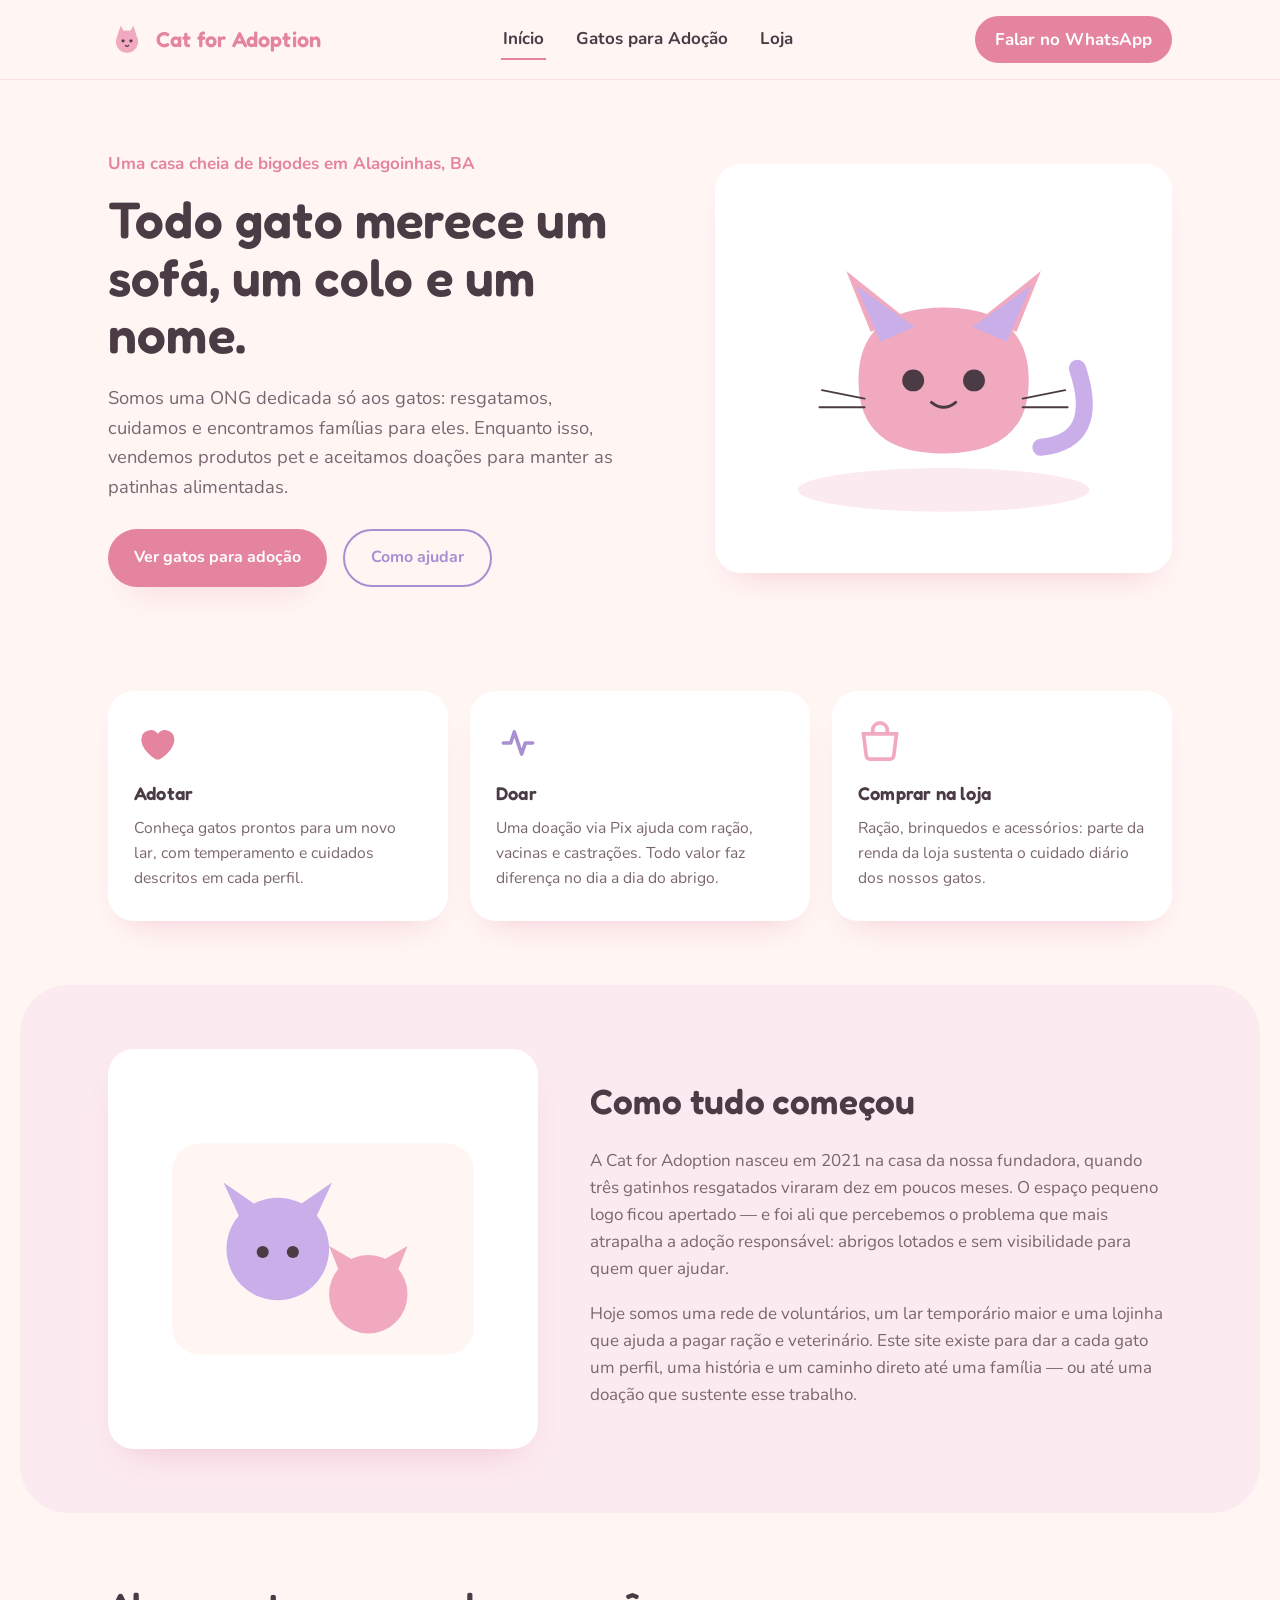
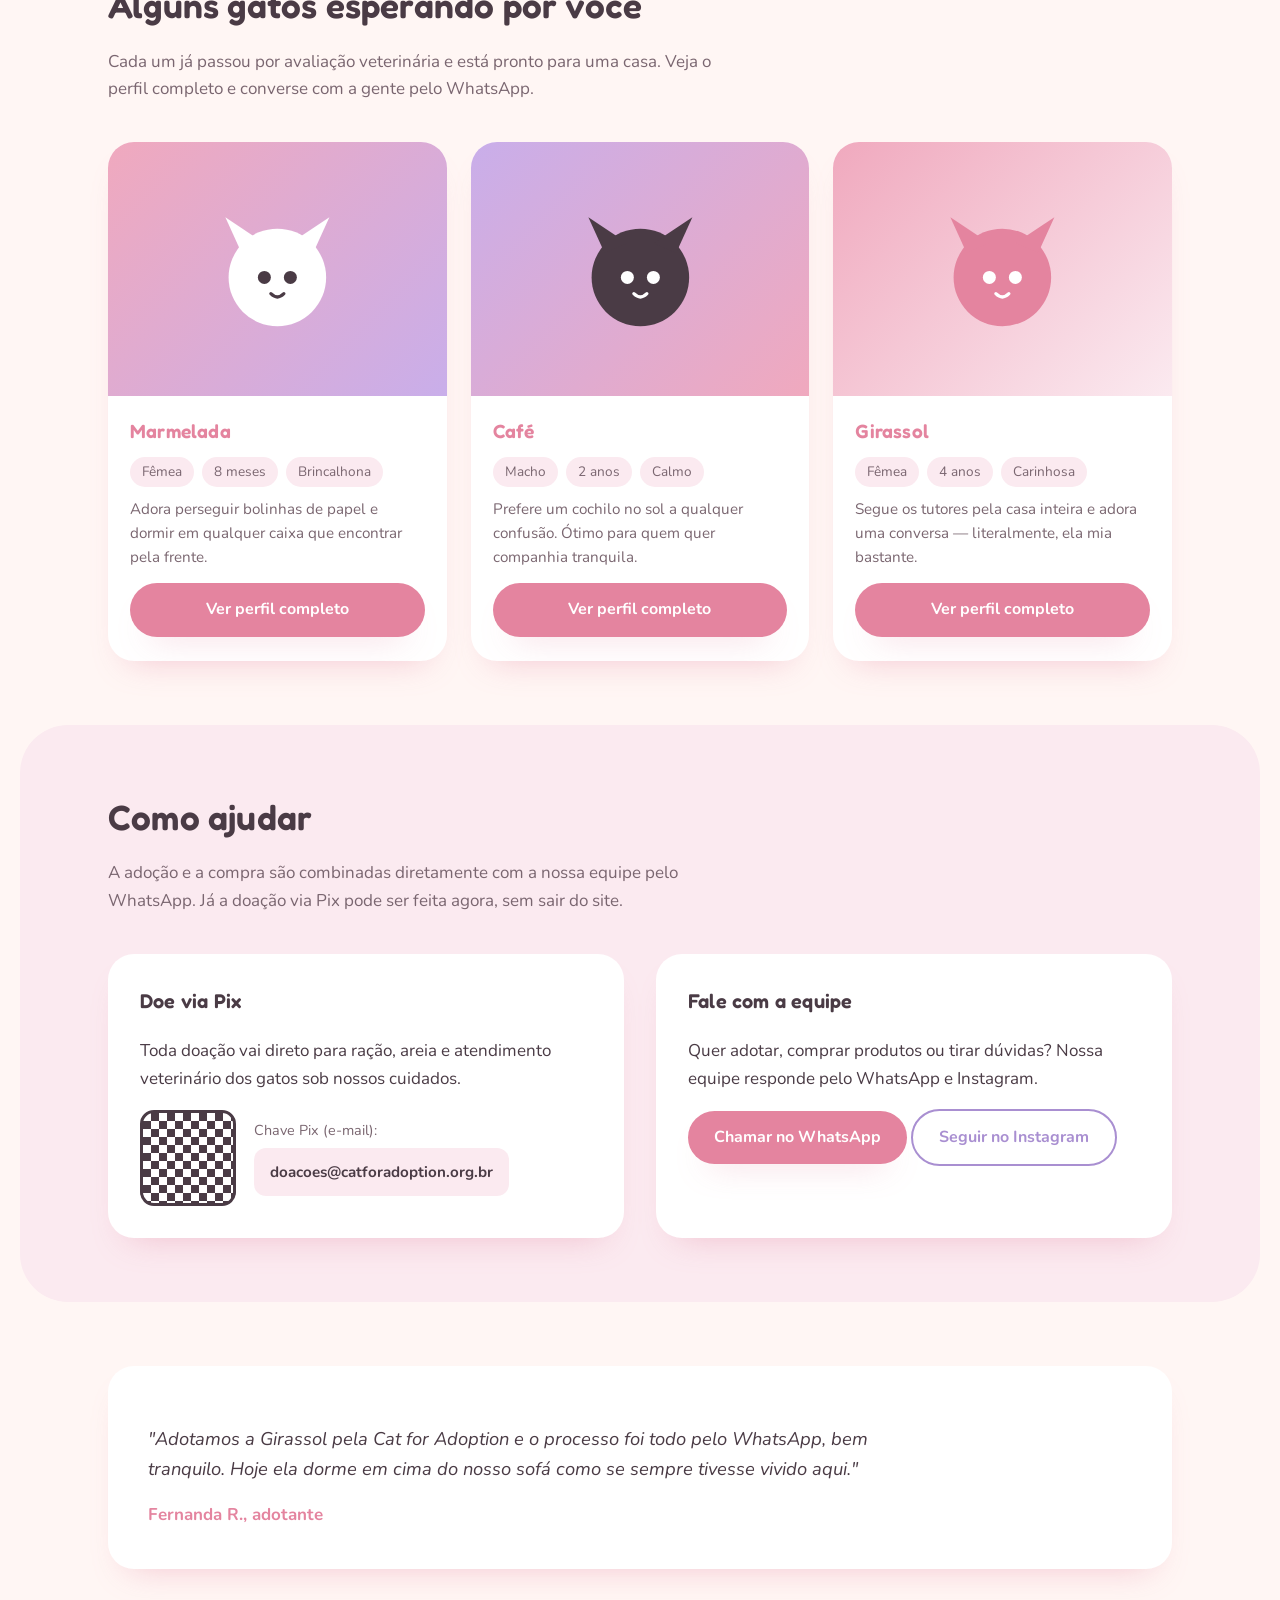
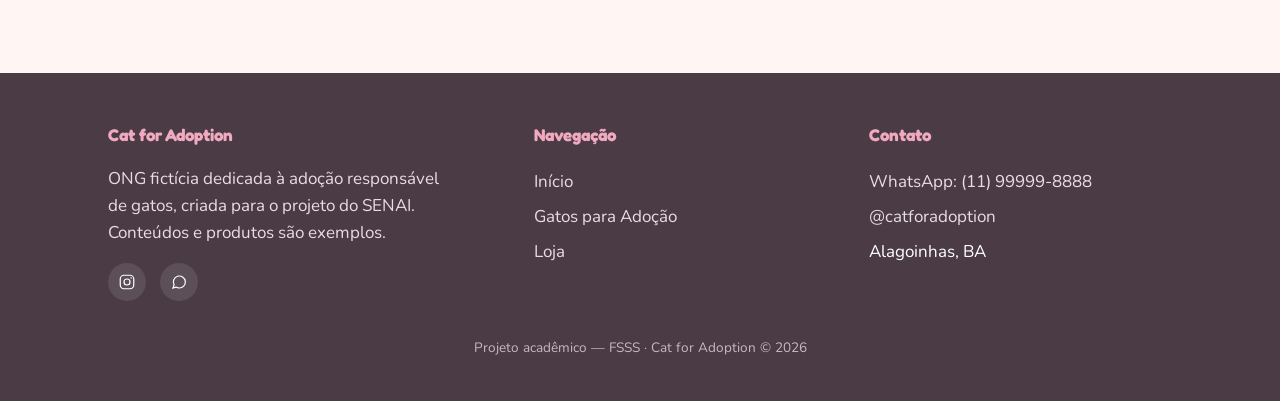
<file: index.html>
<!DOCTYPE html>
<html lang="pt-BR">
<head>
<meta charset="UTF-8">
<meta name="viewport" content="width=device-width, initial-scale=1.0">
<title>Cat for Adoption — Adote, doe e ajude um gato a encontrar um lar</title>
<link rel="stylesheet" href="style.css">
</head>
<body>

<header>
  <nav class="nav">
    <a href="index.html" class="logo">
      <svg viewBox="0 0 48 48" fill="none"><circle cx="24" cy="26" r="14" fill="#F0A9BE"/><path d="M12 18 L16 6 L22 16 Z" fill="#F0A9BE"/><path d="M36 18 L32 6 L26 16 Z" fill="#F0A9BE"/><circle cx="19" cy="25" r="2" fill="#4A3B45"/><circle cx="29" cy="25" r="2" fill="#4A3B45"/><path d="M22 31 Q24 33 26 31" stroke="#4A3B45" stroke-width="1.6" fill="none" stroke-linecap="round"/></svg>
      Cat for Adoption
    </a>
    <input type="checkbox" id="menu-toggle" class="menu-toggle" aria-label="Abrir ou fechar o menu">
    <label for="menu-toggle" class="hamburger" aria-hidden="true"><span></span><span></span><span></span></label>
    <div class="nav-links">
      <a href="index.html" class="active">Início</a>
      <a href="gatos.html">Gatos para Adoção</a>
      <a href="loja.html">Loja</a>
    </div>
    <a class="nav-cta" href="https://wa.me/5511999998888?text=Ol%C3%A1!%20Vim%20pelo%20site%20da%20Cat%20for%20Adoption." target="_blank" rel="noopener">Falar no WhatsApp</a>
  </nav>
</header>

<main>
  <section class="hero">
    <div class="container hero-grid">
      <div>
        <p class="eyebrow-note">Uma casa cheia de bigodes em Alagoinhas, BA</p>
        <h1>Todo gato merece um sofá, um colo e um nome.</h1>
        <p class="lead">Somos uma ONG dedicada só aos gatos: resgatamos, cuidamos e encontramos famílias para eles. Enquanto isso, vendemos produtos pet e aceitamos doações para manter as patinhas alimentadas.</p>
        <div class="hero-actions">
          <a class="btn btn-primary" href="gatos.html">Ver gatos para adoção</a>
          <a class="btn btn-outline" href="#ajudar">Como ajudar</a>
        </div>
      </div>
      <div class="story-art">
        <svg viewBox="0 0 320 280" width="100%">
          <ellipse cx="160" cy="240" rx="120" ry="18" fill="#FBEAF0"/>
          <g>
            <path d="M90 150 Q90 90 160 90 Q230 90 230 150 Q230 210 160 210 Q90 210 90 150 Z" fill="#F0A9BE"/>
            <path d="M100 110 L80 60 L130 100 Z" fill="#F0A9BE"/>
            <path d="M220 110 L240 60 L190 100 Z" fill="#F0A9BE"/>
            <path d="M108 118 L88 72 L136 106 Z" fill="#C9AEEA"/>
            <path d="M212 118 L232 72 L184 106 Z" fill="#C9AEEA"/>
            <circle cx="135" cy="150" r="9" fill="#4A3B45"/>
            <circle cx="185" cy="150" r="9" fill="#4A3B45"/>
            <path d="M150 168 Q160 176 170 168" stroke="#4A3B45" stroke-width="2.4" fill="none" stroke-linecap="round"/>
            <path d="M95 165 L60 158 M95 172 L58 172 M225 165 L260 158 M225 172 L262 172" stroke="#4A3B45" stroke-width="1.6" stroke-linecap="round"/>
          </g>
          <path d="M240 205 Q290 200 270 140" stroke="#C9AEEA" stroke-width="14" fill="none" stroke-linecap="round"/>
        </svg>
      </div>
    </div>
  </section>

  <section>
    <div class="container">
      <div class="pillars">
        <div class="pillar">
          <svg viewBox="0 0 24 24" fill="none"><path d="M12 21s-8-4.6-8-11a5 5 0 019-3 5 5 0 019 3c0 6.4-8 11-8 11z" fill="#E4849F"/></svg>
          <h3>Adotar</h3>
          <p>Conheça gatos prontos para um novo lar, com temperamento e cuidados descritos em cada perfil.</p>
        </div>
        <div class="pillar">
          <svg viewBox="0 0 24 24" fill="none"><path d="M4 12h4l2-6 4 12 2-6h4" stroke="#A98FD1" stroke-width="2" fill="none" stroke-linecap="round" stroke-linejoin="round"/></svg>
          <h3>Doar</h3>
          <p>Uma doação via Pix ajuda com ração, vacinas e castrações. Todo valor faz diferença no dia a dia do abrigo.</p>
        </div>
        <div class="pillar">
          <svg viewBox="0 0 24 24" fill="none"><path d="M3 7h18l-1.5 12a2 2 0 01-2 1.8H6.5a2 2 0 01-2-1.8L3 7z" stroke="#F0A9BE" stroke-width="2" fill="none"/><path d="M8 7V5a4 4 0 018 0v2" stroke="#F0A9BE" stroke-width="2" fill="none"/></svg>
          <h3>Comprar na loja</h3>
          <p>Ração, brinquedos e acessórios: parte da renda da loja sustenta o cuidado diário dos nossos gatos.</p>
        </div>
      </div>
    </div>
  </section>

  <section class="section-alt">
    <div class="container story">
      <div class="story-art">
        <svg viewBox="0 0 240 220" width="100%">
          <rect x="20" y="40" width="200" height="140" rx="18" fill="#FFF6F4"/>
          <circle cx="90" cy="110" r="34" fill="#C9AEEA"/>
          <path d="M66 92 L54 66 L86 88 Z" fill="#C9AEEA"/>
          <path d="M114 92 L126 66 L94 88 Z" fill="#C9AEEA"/>
          <circle cx="80" cy="112" r="4" fill="#4A3B45"/>
          <circle cx="100" cy="112" r="4" fill="#4A3B45"/>
          <circle cx="150" cy="140" r="26" fill="#F0A9BE"/>
          <path d="M132 128 L124 108 L148 122 Z" fill="#F0A9BE"/>
          <path d="M168 128 L176 108 L152 122 Z" fill="#F0A9BE"/>
        </svg>
      </div>
      <div>
        <h2 class="section-title">Como tudo começou</h2>
        <p>A Cat for Adoption nasceu em 2021 na casa da nossa fundadora, quando três gatinhos resgatados viraram dez em poucos meses. O espaço pequeno logo ficou apertado — e foi ali que percebemos o problema que mais atrapalha a adoção responsável: abrigos lotados e sem visibilidade para quem quer ajudar.</p>
        <p>Hoje somos uma rede de voluntários, um lar temporário maior e uma lojinha que ajuda a pagar ração e veterinário. Este site existe para dar a cada gato um perfil, uma história e um caminho direto até uma família — ou até uma doação que sustente esse trabalho.</p>
      </div>
    </div>
  </section>

  <section>
    <div class="container">
      <h2 class="section-title">Alguns gatos esperando por você</h2>
      <p class="section-sub">Cada um já passou por avaliação veterinária e está pronto para uma casa. Veja o perfil completo e converse com a gente pelo WhatsApp.</p>
      <div class="cats-grid">
        <div class="cat-card">
          <div class="cat-photo"><svg viewBox="0 0 100 100"><circle cx="50" cy="55" r="30" fill="#fff"/><path d="M28 40 L18 18 L42 34 Z" fill="#fff"/><path d="M72 40 L82 18 L58 34 Z" fill="#fff"/><circle cx="42" cy="55" r="4" fill="#4A3B45"/><circle cx="58" cy="55" r="4" fill="#4A3B45"/><path d="M46 65 Q50 69 54 65" stroke="#4A3B45" stroke-width="2" fill="none" stroke-linecap="round"/></svg></div>
          <div class="cat-body">
            <h3 class="cat-name">Marmelada</h3>
            <div class="cat-meta"><span class="tag">Fêmea</span><span class="tag">8 meses</span><span class="tag">Brincalhona</span></div>
            <p class="bio">Adora perseguir bolinhas de papel e dormir em qualquer caixa que encontrar pela frente.</p>
            <a class="btn btn-primary" href="gatos.html">Ver perfil completo</a>
          </div>
        </div>
        <div class="cat-card">
          <div class="cat-photo" style="background:linear-gradient(135deg,#C9AEEA,#F0A9BE)"><svg viewBox="0 0 100 100"><circle cx="50" cy="55" r="30" fill="#4A3B45"/><path d="M28 40 L18 18 L42 34 Z" fill="#4A3B45"/><path d="M72 40 L82 18 L58 34 Z" fill="#4A3B45"/><circle cx="42" cy="55" r="4" fill="#fff"/><circle cx="58" cy="55" r="4" fill="#fff"/><path d="M46 65 Q50 69 54 65" stroke="#fff" stroke-width="2" fill="none" stroke-linecap="round"/></svg></div>
          <div class="cat-body">
            <h3 class="cat-name">Café</h3>
            <div class="cat-meta"><span class="tag">Macho</span><span class="tag">2 anos</span><span class="tag">Calmo</span></div>
            <p class="bio">Prefere um cochilo no sol a qualquer confusão. Ótimo para quem quer companhia tranquila.</p>
            <a class="btn btn-primary" href="gatos.html">Ver perfil completo</a>
          </div>
        </div>
        <div class="cat-card">
          <div class="cat-photo" style="background:linear-gradient(135deg,#F0A9BE,#FBEAF0)"><svg viewBox="0 0 100 100"><circle cx="50" cy="55" r="30" fill="#E4849F"/><path d="M28 40 L18 18 L42 34 Z" fill="#E4849F"/><path d="M72 40 L82 18 L58 34 Z" fill="#E4849F"/><circle cx="42" cy="55" r="4" fill="#fff"/><circle cx="58" cy="55" r="4" fill="#fff"/><path d="M46 65 Q50 69 54 65" stroke="#fff" stroke-width="2" fill="none" stroke-linecap="round"/></svg></div>
          <div class="cat-body">
            <h3 class="cat-name">Girassol</h3>
            <div class="cat-meta"><span class="tag">Fêmea</span><span class="tag">4 anos</span><span class="tag">Carinhosa</span></div>
            <p class="bio">Segue os tutores pela casa inteira e adora uma conversa — literalmente, ela mia bastante.</p>
            <a class="btn btn-primary" href="gatos.html">Ver perfil completo</a>
          </div>
        </div>
      </div>
    </div>
  </section>

  <section id="ajudar" class="section-alt">
    <div class="container">
      <h2 class="section-title">Como ajudar</h2>
      <p class="section-sub">A adoção e a compra são combinadas diretamente com a nossa equipe pelo WhatsApp. Já a doação via Pix pode ser feita agora, sem sair do site.</p>
      <div class="help-grid">
        <div class="help-card">
          <h3>Doe via Pix</h3>
          <p>Toda doação vai direto para ração, areia e atendimento veterinário dos gatos sob nossos cuidados.</p>
          <div class="pix-box">
            <div class="qr" aria-hidden="true"></div>
            <div>
              <p style="margin:0 0 6px;color:var(--ink-soft);font-size:.9rem;">Chave Pix (e-mail):</p>
              <div class="pix-key">doacoes@catforadoption.org.br</div>
            </div>
          </div>
        </div>
        <div class="help-card">
          <h3>Fale com a equipe</h3>
          <p>Quer adotar, comprar produtos ou tirar dúvidas? Nossa equipe responde pelo WhatsApp e Instagram.</p>
          <a class="btn btn-primary" href="https://wa.me/5511999998888?text=Ol%C3%A1!%20Vim%20pelo%20site%20da%20Cat%20for%20Adoption." target="_blank" rel="noopener" style="margin-bottom:12px;">Chamar no WhatsApp</a>
          <a class="btn btn-outline" href="https://instagram.com/catforadoption" target="_blank" rel="noopener">Seguir no Instagram</a>
        </div>
      </div>
    </div>
  </section>

  <section>
    <div class="container">
      <div class="testimonial">
        <p>"Adotamos a Girassol pela Cat for Adoption e o processo foi todo pelo WhatsApp, bem tranquilo. Hoje ela dorme em cima do nosso sofá como se sempre tivesse vivido aqui."</p>
        <span class="who">Fernanda R., adotante</span>
      </div>
    </div>
  </section>
</main>

<footer>
  <div class="container footer-grid">
    <div>
      <h4>Cat for Adoption</h4>
      <p style="color:#e9dde2;max-width:34ch;">ONG fictícia dedicada à adoção responsável de gatos, criada para o projeto do SENAI. Conteúdos e produtos são exemplos.</p>
      <div class="social-row">
        <a href="https://instagram.com/catforadoption" target="_blank" rel="noopener" aria-label="Instagram"><svg viewBox="0 0 24 24" fill="none"><rect x="3" y="3" width="18" height="18" rx="5" stroke="#fff" stroke-width="1.6"/><circle cx="12" cy="12" r="4" stroke="#fff" stroke-width="1.6"/><circle cx="17.5" cy="6.5" r="1" fill="#fff"/></svg></a>
        <a href="https://wa.me/5511999998888" target="_blank" rel="noopener" aria-label="WhatsApp"><svg viewBox="0 0 24 24" fill="none"><path d="M4 20l1.4-4.2A8 8 0 1112 20a8 8 0 01-4.2-1.2L4 20z" stroke="#fff" stroke-width="1.6"/></svg></a>
      </div>
    </div>
    <div class="footer-links">
      <h4>Navegação</h4>
      <a href="index.html">Início</a>
      <a href="gatos.html">Gatos para Adoção</a>
      <a href="loja.html">Loja</a>
    </div>
    <div class="footer-links">
      <h4>Contato</h4>
      <a href="https://wa.me/5511999998888" target="_blank" rel="noopener">WhatsApp: (11) 99999-8888</a>
      <a href="https://instagram.com/catforadoption" target="_blank" rel="noopener">@catforadoption</a>
      <span>Alagoinhas, BA</span>
    </div>
  </div>
  <p class="footer-bottom">Projeto acadêmico — FSSS · Cat for Adoption © 2026</p>
</footer>

</body>
</html>
</file>
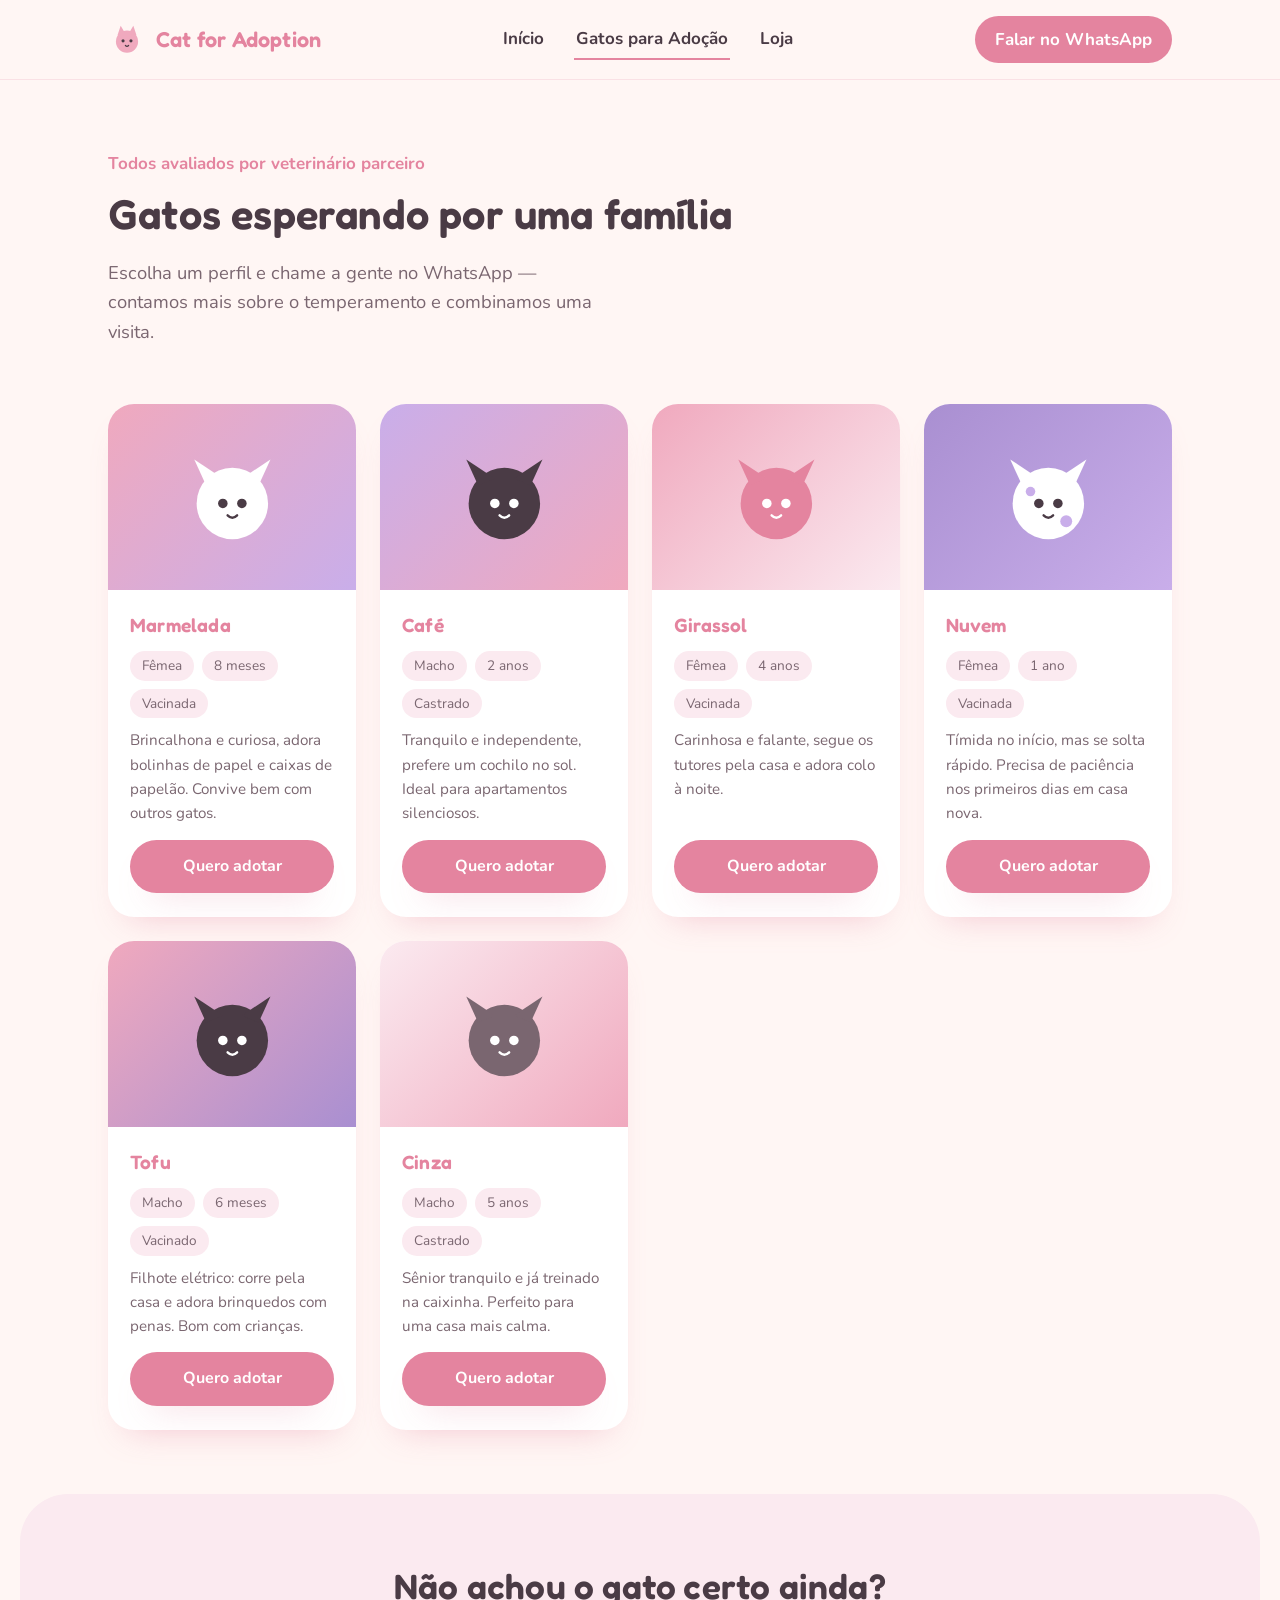
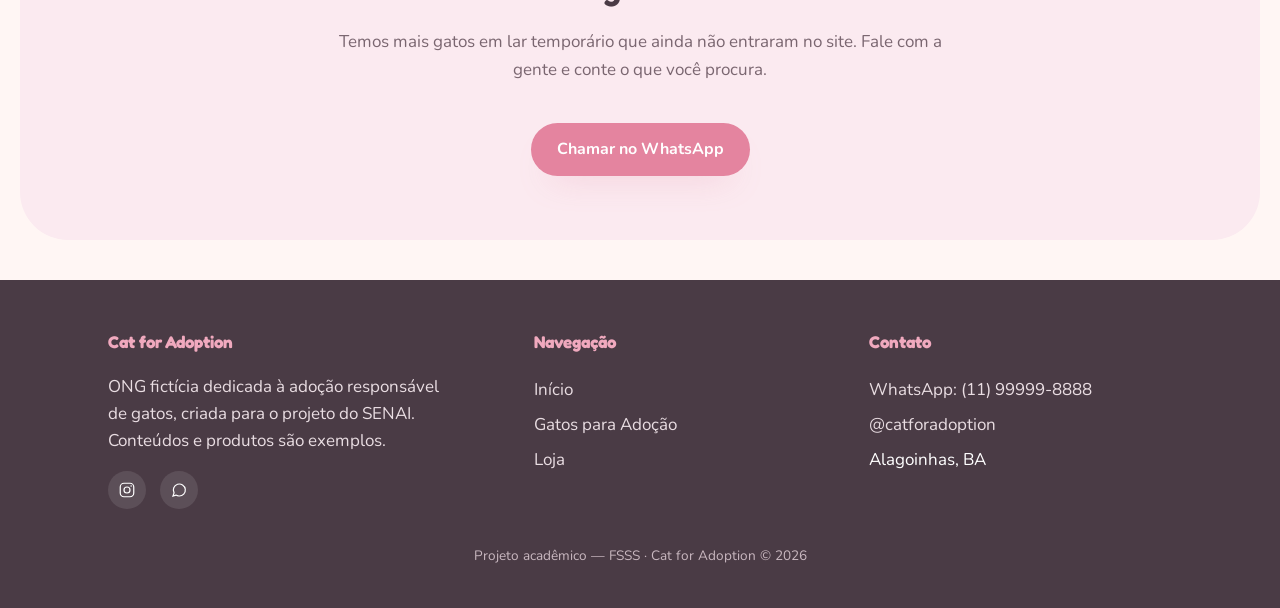
<file: gatos.html>
<!DOCTYPE html>
<html lang="pt-BR">
<head>
<meta charset="UTF-8">
<meta name="viewport" content="width=device-width, initial-scale=1.0">
<title>Gatos para Adoção — Cat for Adoption</title>
<link rel="stylesheet" href="style.css">
</head>
<body>

<header>
  <nav class="nav">
    <a href="index.html" class="logo">
      <svg viewBox="0 0 48 48" fill="none"><circle cx="24" cy="26" r="14" fill="#F0A9BE"/><path d="M12 18 L16 6 L22 16 Z" fill="#F0A9BE"/><path d="M36 18 L32 6 L26 16 Z" fill="#F0A9BE"/><circle cx="19" cy="25" r="2" fill="#4A3B45"/><circle cx="29" cy="25" r="2" fill="#4A3B45"/><path d="M22 31 Q24 33 26 31" stroke="#4A3B45" stroke-width="1.6" fill="none" stroke-linecap="round"/></svg>
      Cat for Adoption
    </a>
    <input type="checkbox" id="menu-toggle" class="menu-toggle" aria-label="Abrir ou fechar o menu">
    <label for="menu-toggle" class="hamburger" aria-hidden="true"><span></span><span></span><span></span></label>
    <div class="nav-links">
      <a href="index.html">Início</a>
      <a href="gatos.html" class="active">Gatos para Adoção</a>
      <a href="loja.html">Loja</a>
    </div>
    <a class="nav-cta" href="https://wa.me/5511999998888?text=Ol%C3%A1!%20Vim%20pelo%20site%20da%20Cat%20for%20Adoption." target="_blank" rel="noopener">Falar no WhatsApp</a>
  </nav>
</header>

<main>
  <section class="hero" style="padding-bottom:10px;">
    <div class="container">
      <p class="eyebrow-note">Todos avaliados por veterinário parceiro</p>
      <h1 style="font-size:clamp(1.9rem,3.6vw,2.6rem);">Gatos esperando por uma família</h1>
      <p class="lead">Escolha um perfil e chame a gente no WhatsApp — contamos mais sobre o temperamento e combinamos uma visita.</p>
    </div>
  </section>

  <section style="padding-top:20px;">
    <div class="container">
      <div class="cats-grid">

        <div class="cat-card">
          <div class="cat-photo"><svg viewBox="0 0 100 100"><circle cx="50" cy="55" r="30" fill="#fff"/><path d="M28 40 L18 18 L42 34 Z" fill="#fff"/><path d="M72 40 L82 18 L58 34 Z" fill="#fff"/><circle cx="42" cy="55" r="4" fill="#4A3B45"/><circle cx="58" cy="55" r="4" fill="#4A3B45"/><path d="M46 65 Q50 69 54 65" stroke="#4A3B45" stroke-width="2" fill="none" stroke-linecap="round"/></svg></div>
          <div class="cat-body">
            <h3 class="cat-name">Marmelada</h3>
            <div class="cat-meta"><span class="tag">Fêmea</span><span class="tag">8 meses</span><span class="tag">Vacinada</span></div>
            <p class="bio">Brincalhona e curiosa, adora bolinhas de papel e caixas de papelão. Convive bem com outros gatos.</p>
            <a class="btn btn-primary" href="https://wa.me/5511999998888?text=Ol%C3%A1!%20Quero%20saber%20mais%20sobre%20a%20ado%C3%A7%C3%A3o%20da%20Marmelada." target="_blank" rel="noopener">Quero adotar</a>
          </div>
        </div>

        <div class="cat-card">
          <div class="cat-photo" style="background:linear-gradient(135deg,#C9AEEA,#F0A9BE)"><svg viewBox="0 0 100 100"><circle cx="50" cy="55" r="30" fill="#4A3B45"/><path d="M28 40 L18 18 L42 34 Z" fill="#4A3B45"/><path d="M72 40 L82 18 L58 34 Z" fill="#4A3B45"/><circle cx="42" cy="55" r="4" fill="#fff"/><circle cx="58" cy="55" r="4" fill="#fff"/><path d="M46 65 Q50 69 54 65" stroke="#fff" stroke-width="2" fill="none" stroke-linecap="round"/></svg></div>
          <div class="cat-body">
            <h3 class="cat-name">Café</h3>
            <div class="cat-meta"><span class="tag">Macho</span><span class="tag">2 anos</span><span class="tag">Castrado</span></div>
            <p class="bio">Tranquilo e independente, prefere um cochilo no sol. Ideal para apartamentos silenciosos.</p>
            <a class="btn btn-primary" href="https://wa.me/5511999998888?text=Ol%C3%A1!%20Quero%20saber%20mais%20sobre%20a%20ado%C3%A7%C3%A3o%20do%20Caf%C3%A9." target="_blank" rel="noopener">Quero adotar</a>
          </div>
        </div>

        <div class="cat-card">
          <div class="cat-photo" style="background:linear-gradient(135deg,#F0A9BE,#FBEAF0)"><svg viewBox="0 0 100 100"><circle cx="50" cy="55" r="30" fill="#E4849F"/><path d="M28 40 L18 18 L42 34 Z" fill="#E4849F"/><path d="M72 40 L82 18 L58 34 Z" fill="#E4849F"/><circle cx="42" cy="55" r="4" fill="#fff"/><circle cx="58" cy="55" r="4" fill="#fff"/><path d="M46 65 Q50 69 54 65" stroke="#fff" stroke-width="2" fill="none" stroke-linecap="round"/></svg></div>
          <div class="cat-body">
            <h3 class="cat-name">Girassol</h3>
            <div class="cat-meta"><span class="tag">Fêmea</span><span class="tag">4 anos</span><span class="tag">Vacinada</span></div>
            <p class="bio">Carinhosa e falante, segue os tutores pela casa e adora colo à noite.</p>
            <a class="btn btn-primary" href="https://wa.me/5511999998888?text=Ol%C3%A1!%20Quero%20saber%20mais%20sobre%20a%20ado%C3%A7%C3%A3o%20da%20Girassol." target="_blank" rel="noopener">Quero adotar</a>
          </div>
        </div>

        <div class="cat-card">
          <div class="cat-photo" style="background:linear-gradient(135deg,#A98FD1,#C9AEEA)"><svg viewBox="0 0 100 100"><circle cx="50" cy="55" r="30" fill="#fff"/><path d="M28 40 L18 18 L42 34 Z" fill="#fff"/><path d="M72 40 L82 18 L58 34 Z" fill="#fff"/><circle cx="42" cy="55" r="4" fill="#4A3B45"/><circle cx="58" cy="55" r="4" fill="#4A3B45"/><path d="M46 65 Q50 69 54 65" stroke="#4A3B45" stroke-width="2" fill="none" stroke-linecap="round"/><circle cx="35" cy="45" r="4" fill="#C9AEEA"/><circle cx="65" cy="70" r="5" fill="#C9AEEA"/></svg></div>
          <div class="cat-body">
            <h3 class="cat-name">Nuvem</h3>
            <div class="cat-meta"><span class="tag">Fêmea</span><span class="tag">1 ano</span><span class="tag">Vacinada</span></div>
            <p class="bio">Tímida no início, mas se solta rápido. Precisa de paciência nos primeiros dias em casa nova.</p>
            <a class="btn btn-primary" href="https://wa.me/5511999998888?text=Ol%C3%A1!%20Quero%20saber%20mais%20sobre%20a%20ado%C3%A7%C3%A3o%20da%20Nuvem." target="_blank" rel="noopener">Quero adotar</a>
          </div>
        </div>

        <div class="cat-card">
          <div class="cat-photo" style="background:linear-gradient(135deg,#F0A9BE,#A98FD1)"><svg viewBox="0 0 100 100"><circle cx="50" cy="55" r="30" fill="#4A3B45"/><path d="M28 40 L18 18 L42 34 Z" fill="#4A3B45"/><path d="M72 40 L82 18 L58 34 Z" fill="#4A3B45"/><circle cx="42" cy="55" r="4" fill="#fff"/><circle cx="58" cy="55" r="4" fill="#fff"/><path d="M46 65 Q50 69 54 65" stroke="#fff" stroke-width="2" fill="none" stroke-linecap="round"/><path d="M20 30 L80 80 M80 30 L20 80" stroke="#fff" stroke-width="1" opacity="0"/></svg></div>
          <div class="cat-body">
            <h3 class="cat-name">Tofu</h3>
            <div class="cat-meta"><span class="tag">Macho</span><span class="tag">6 meses</span><span class="tag">Vacinado</span></div>
            <p class="bio">Filhote elétrico: corre pela casa e adora brinquedos com penas. Bom com crianças.</p>
            <a class="btn btn-primary" href="https://wa.me/5511999998888?text=Ol%C3%A1!%20Quero%20saber%20mais%20sobre%20a%20ado%C3%A7%C3%A3o%20do%20Tofu." target="_blank" rel="noopener">Quero adotar</a>
          </div>
        </div>

        <div class="cat-card">
          <div class="cat-photo" style="background:linear-gradient(135deg,#FBEAF0,#F0A9BE)"><svg viewBox="0 0 100 100"><circle cx="50" cy="55" r="30" fill="#7A6670"/><path d="M28 40 L18 18 L42 34 Z" fill="#7A6670"/><path d="M72 40 L82 18 L58 34 Z" fill="#7A6670"/><circle cx="42" cy="55" r="4" fill="#fff"/><circle cx="58" cy="55" r="4" fill="#fff"/><path d="M46 65 Q50 69 54 65" stroke="#fff" stroke-width="2" fill="none" stroke-linecap="round"/></svg></div>
          <div class="cat-body">
            <h3 class="cat-name">Cinza</h3>
            <div class="cat-meta"><span class="tag">Macho</span><span class="tag">5 anos</span><span class="tag">Castrado</span></div>
            <p class="bio">Sênior tranquilo e já treinado na caixinha. Perfeito para uma casa mais calma.</p>
            <a class="btn btn-primary" href="https://wa.me/5511999998888?text=Ol%C3%A1!%20Quero%20saber%20mais%20sobre%20a%20ado%C3%A7%C3%A3o%20do%20Cinza." target="_blank" rel="noopener">Quero adotar</a>
          </div>
        </div>

      </div>
    </div>
  </section>

  <section class="section-alt">
    <div class="container" style="text-align:center;">
      <h2 class="section-title">Não achou o gato certo ainda?</h2>
      <p class="section-sub" style="margin-left:auto;margin-right:auto;">Temos mais gatos em lar temporário que ainda não entraram no site. Fale com a gente e conte o que você procura.</p>
      <a class="btn btn-primary" href="https://wa.me/5511999998888?text=Ol%C3%A1!%20Estou%20procurando%20um%20gato%20para%20adotar%2C%20podem%20me%20ajudar%3F" target="_blank" rel="noopener">Chamar no WhatsApp</a>
    </div>
  </section>
</main>

<footer>
  <div class="container footer-grid">
    <div>
      <h4>Cat for Adoption</h4>
      <p style="color:#e9dde2;max-width:34ch;">ONG fictícia dedicada à adoção responsável de gatos, criada para o projeto do SENAI. Conteúdos e produtos são exemplos.</p>
      <div class="social-row">
        <a href="https://instagram.com/catforadoption" target="_blank" rel="noopener" aria-label="Instagram"><svg viewBox="0 0 24 24" fill="none"><rect x="3" y="3" width="18" height="18" rx="5" stroke="#fff" stroke-width="1.6"/><circle cx="12" cy="12" r="4" stroke="#fff" stroke-width="1.6"/><circle cx="17.5" cy="6.5" r="1" fill="#fff"/></svg></a>
        <a href="https://wa.me/5511999998888" target="_blank" rel="noopener" aria-label="WhatsApp"><svg viewBox="0 0 24 24" fill="none"><path d="M4 20l1.4-4.2A8 8 0 1112 20a8 8 0 01-4.2-1.2L4 20z" stroke="#fff" stroke-width="1.6"/></svg></a>
      </div>
    </div>
    <div class="footer-links">
      <h4>Navegação</h4>
      <a href="index.html">Início</a>
      <a href="gatos.html">Gatos para Adoção</a>
      <a href="loja.html">Loja</a>
    </div>
    <div class="footer-links">
      <h4>Contato</h4>
      <a href="https://wa.me/5511999998888" target="_blank" rel="noopener">WhatsApp: (11) 99999-8888</a>
      <a href="https://instagram.com/catforadoption" target="_blank" rel="noopener">@catforadoption</a>
      <span>Alagoinhas, BA</span>
    </div>
  </div>
  <p class="footer-bottom">Projeto acadêmico — FSSS · Cat for Adoption © 2026</p>
</footer>

</body>
</html>
</file>
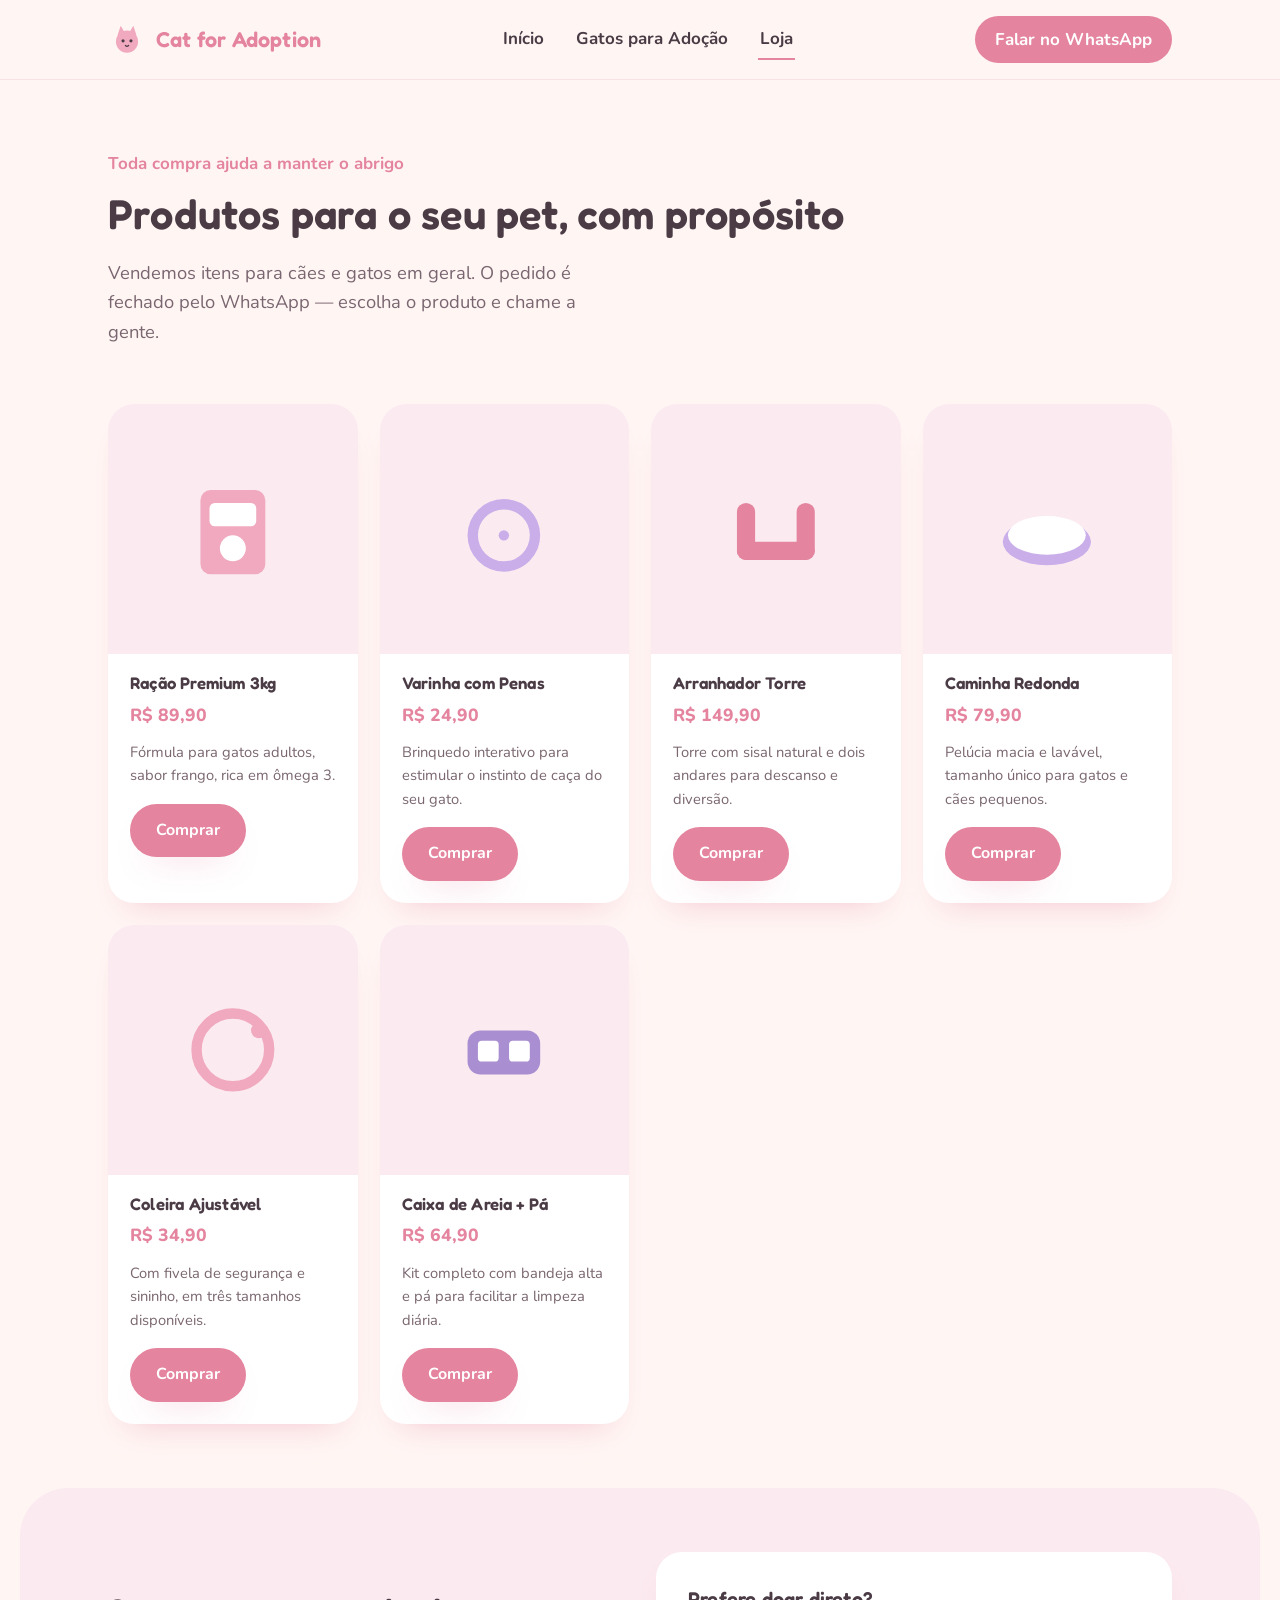
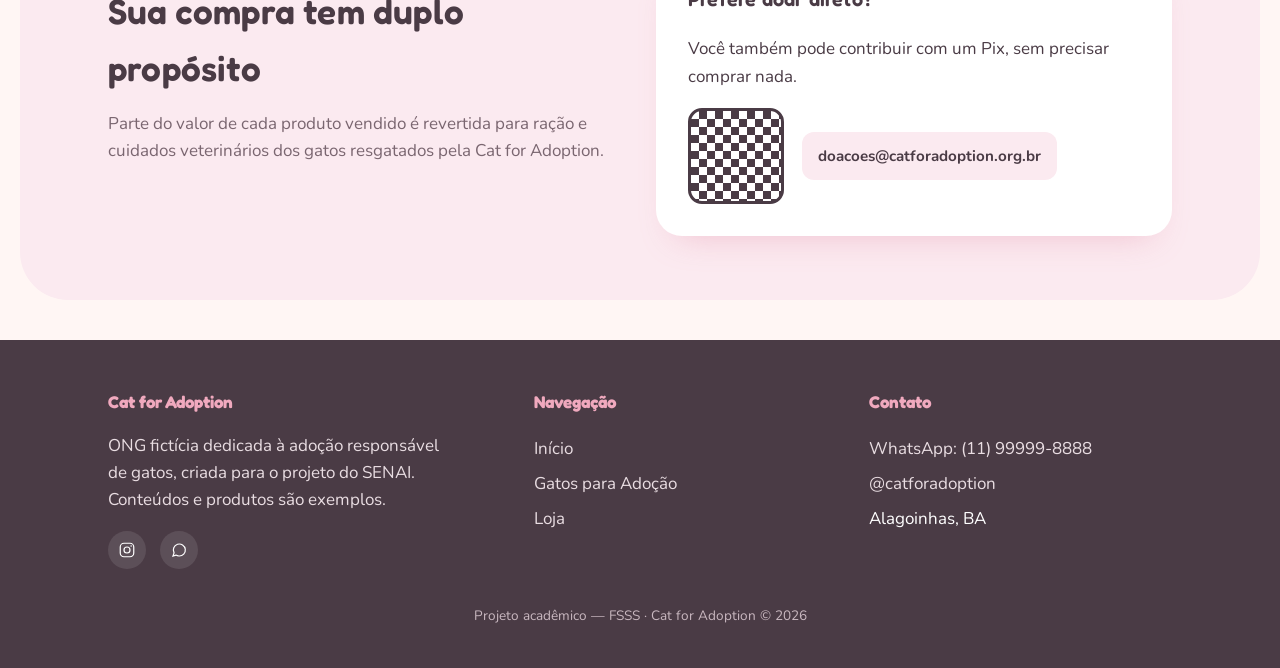
<file: loja.html>
<!DOCTYPE html>
<html lang="pt-BR">
<head>
<meta charset="UTF-8">
<meta name="viewport" content="width=device-width, initial-scale=1.0">
<title>Loja — Cat for Adoption</title>
<link rel="stylesheet" href="style.css">
</head>
<body>

<header>
  <nav class="nav">
    <a href="index.html" class="logo">
      <svg viewBox="0 0 48 48" fill="none"><circle cx="24" cy="26" r="14" fill="#F0A9BE"/><path d="M12 18 L16 6 L22 16 Z" fill="#F0A9BE"/><path d="M36 18 L32 6 L26 16 Z" fill="#F0A9BE"/><circle cx="19" cy="25" r="2" fill="#4A3B45"/><circle cx="29" cy="25" r="2" fill="#4A3B45"/><path d="M22 31 Q24 33 26 31" stroke="#4A3B45" stroke-width="1.6" fill="none" stroke-linecap="round"/></svg>
      Cat for Adoption
    </a>
    <input type="checkbox" id="menu-toggle" class="menu-toggle" aria-label="Abrir ou fechar o menu">
    <label for="menu-toggle" class="hamburger" aria-hidden="true"><span></span><span></span><span></span></label>
    <div class="nav-links">
      <a href="index.html">Início</a>
      <a href="gatos.html">Gatos para Adoção</a>
      <a href="loja.html" class="active">Loja</a>
    </div>
    <a class="nav-cta" href="https://wa.me/5511999998888?text=Ol%C3%A1!%20Vim%20pelo%20site%20da%20Cat%20for%20Adoption." target="_blank" rel="noopener">Falar no WhatsApp</a>
  </nav>
</header>

<main>
  <section class="hero" style="padding-bottom:10px;">
    <div class="container">
      <p class="eyebrow-note">Toda compra ajuda a manter o abrigo</p>
      <h1 style="font-size:clamp(1.9rem,3.6vw,2.6rem);">Produtos para o seu pet, com propósito</h1>
      <p class="lead">Vendemos itens para cães e gatos em geral. O pedido é fechado pelo WhatsApp — escolha o produto e chame a gente.</p>
    </div>
  </section>

  <section style="padding-top:20px;">
    <div class="container">
      <div class="products-grid">

        <div class="product-card">
          <div class="product-photo"><svg viewBox="0 0 100 100"><rect x="25" y="20" width="50" height="65" rx="8" fill="#F0A9BE"/><rect x="32" y="30" width="36" height="18" rx="4" fill="#fff"/><circle cx="50" cy="65" r="10" fill="#fff"/></svg></div>
          <h3>Ração Premium 3kg</h3>
          <p class="price">R$ 89,90</p>
          <p class="desc">Fórmula para gatos adultos, sabor frango, rica em ômega 3.</p>
          <a class="btn btn-primary" href="https://wa.me/5511999998888?text=Ol%C3%A1!%20Quero%20comprar%20a%20Ra%C3%A7%C3%A3o%20Premium%203kg." target="_blank" rel="noopener">Comprar</a>
        </div>

        <div class="product-card">
          <div class="product-photo"><svg viewBox="0 0 100 100"><circle cx="50" cy="55" r="24" fill="none" stroke="#C9AEEA" stroke-width="8"/><circle cx="50" cy="55" r="4" fill="#C9AEEA"/></svg></div>
          <h3>Varinha com Penas</h3>
          <p class="price">R$ 24,90</p>
          <p class="desc">Brinquedo interativo para estimular o instinto de caça do seu gato.</p>
          <a class="btn btn-primary" href="https://wa.me/5511999998888?text=Ol%C3%A1!%20Quero%20comprar%20a%20Varinha%20com%20Penas." target="_blank" rel="noopener">Comprar</a>
        </div>

        <div class="product-card">
          <div class="product-photo"><svg viewBox="0 0 100 100"><rect x="20" y="60" width="60" height="14" rx="7" fill="#E4849F"/><rect x="20" y="30" width="14" height="44" rx="7" fill="#E4849F"/><rect x="66" y="30" width="14" height="44" rx="7" fill="#E4849F"/></svg></div>
          <h3>Arranhador Torre</h3>
          <p class="price">R$ 149,90</p>
          <p class="desc">Torre com sisal natural e dois andares para descanso e diversão.</p>
          <a class="btn btn-primary" href="https://wa.me/5511999998888?text=Ol%C3%A1!%20Quero%20comprar%20o%20Arranhador%20Torre." target="_blank" rel="noopener">Comprar</a>
        </div>

        <div class="product-card">
          <div class="product-photo"><svg viewBox="0 0 100 100"><ellipse cx="50" cy="60" rx="34" ry="18" fill="#C9AEEA"/><ellipse cx="50" cy="55" rx="30" ry="15" fill="#fff"/></svg></div>
          <h3>Caminha Redonda</h3>
          <p class="price">R$ 79,90</p>
          <p class="desc">Pelúcia macia e lavável, tamanho único para gatos e cães pequenos.</p>
          <a class="btn btn-primary" href="https://wa.me/5511999998888?text=Ol%C3%A1!%20Quero%20comprar%20a%20Caminha%20Redonda." target="_blank" rel="noopener">Comprar</a>
        </div>

        <div class="product-card">
          <div class="product-photo"><svg viewBox="0 0 100 100"><circle cx="50" cy="50" r="28" fill="none" stroke="#F0A9BE" stroke-width="8"/><circle cx="70" cy="35" r="6" fill="#F0A9BE"/></svg></div>
          <h3>Coleira Ajustável</h3>
          <p class="price">R$ 34,90</p>
          <p class="desc">Com fivela de segurança e sininho, em três tamanhos disponíveis.</p>
          <a class="btn btn-primary" href="https://wa.me/5511999998888?text=Ol%C3%A1!%20Quero%20comprar%20a%20Coleira%20Ajust%C3%A1vel." target="_blank" rel="noopener">Comprar</a>
        </div>

        <div class="product-card">
          <div class="product-photo"><svg viewBox="0 0 100 100"><rect x="22" y="35" width="56" height="34" rx="10" fill="#A98FD1"/><rect x="30" y="43" width="16" height="16" rx="3" fill="#fff"/><rect x="54" y="43" width="16" height="16" rx="3" fill="#fff"/></svg></div>
          <h3>Caixa de Areia + Pá</h3>
          <p class="price">R$ 64,90</p>
          <p class="desc">Kit completo com bandeja alta e pá para facilitar a limpeza diária.</p>
          <a class="btn btn-primary" href="https://wa.me/5511999998888?text=Ol%C3%A1!%20Quero%20comprar%20a%20Caixa%20de%20Areia%20%2B%20P%C3%A1." target="_blank" rel="noopener">Comprar</a>
        </div>

      </div>
    </div>
  </section>

  <section class="section-alt">
    <div class="container help-grid" style="align-items:center;">
      <div>
        <h2 class="section-title">Sua compra tem duplo propósito</h2>
        <p class="section-sub">Parte do valor de cada produto vendido é revertida para ração e cuidados veterinários dos gatos resgatados pela Cat for Adoption.</p>
      </div>
      <div class="help-card">
        <h3>Prefere doar direto?</h3>
        <p>Você também pode contribuir com um Pix, sem precisar comprar nada.</p>
        <div class="pix-box">
          <div class="qr" aria-hidden="true"></div>
          <div class="pix-key">doacoes@catforadoption.org.br</div>
        </div>
      </div>
    </div>
  </section>
</main>

<footer>
  <div class="container footer-grid">
    <div>
      <h4>Cat for Adoption</h4>
      <p style="color:#e9dde2;max-width:34ch;">ONG fictícia dedicada à adoção responsável de gatos, criada para o projeto do SENAI. Conteúdos e produtos são exemplos.</p>
      <div class="social-row">
        <a href="https://instagram.com/catforadoption" target="_blank" rel="noopener" aria-label="Instagram"><svg viewBox="0 0 24 24" fill="none"><rect x="3" y="3" width="18" height="18" rx="5" stroke="#fff" stroke-width="1.6"/><circle cx="12" cy="12" r="4" stroke="#fff" stroke-width="1.6"/><circle cx="17.5" cy="6.5" r="1" fill="#fff"/></svg></a>
        <a href="https://wa.me/5511999998888" target="_blank" rel="noopener" aria-label="WhatsApp"><svg viewBox="0 0 24 24" fill="none"><path d="M4 20l1.4-4.2A8 8 0 1112 20a8 8 0 01-4.2-1.2L4 20z" stroke="#fff" stroke-width="1.6"/></svg></a>
      </div>
    </div>
    <div class="footer-links">
      <h4>Navegação</h4>
      <a href="index.html">Início</a>
      <a href="gatos.html">Gatos para Adoção</a>
      <a href="loja.html">Loja</a>
    </div>
    <div class="footer-links">
      <h4>Contato</h4>
      <a href="https://wa.me/5511999998888" target="_blank" rel="noopener">WhatsApp: (11) 99999-8888</a>
      <a href="https://instagram.com/catforadoption" target="_blank" rel="noopener">@catforadoption</a>
      <span>Alagoinhas, BA</span>
    </div>
  </div>
  <p class="footer-bottom">Projeto acadêmico — FSSS · Cat for Adoption © 2026</p>
</footer>

</body>
</html>
</file>
<file: style.css>
@import url('https://fonts.googleapis.com/css2?family=Fredoka:wght@500;600;700&family=Nunito:wght@400;600;700&display=swap');

:root{
  --bg:#FFF6F4;
  --bg-alt:#FBEAF0;
  --pink:#F0A9BE;
  --pink-deep:#E4849F;
  --lilac:#C9AEEA;
  --lilac-deep:#A98FD1;
  --ink:#4A3B45;
  --ink-soft:#7A6670;
  --card:#FFFFFF;
  --radius:26px;
  --radius-sm:14px;
  --shadow: 0 18px 34px -20px rgba(228,132,159,0.45);
}

*{box-sizing:border-box;}
html{scroll-behavior:smooth;}
body{
  margin:0;
  background:var(--bg);
  color:var(--ink);
  font-family:'Nunito',sans-serif;
  font-size:17px;
  line-height:1.6;
}
h1,h2,h3,.logo{font-family:'Fredoka',sans-serif;font-weight:600;letter-spacing:.2px;}
a{color:inherit;text-decoration:none;}
img,svg{display:block;max-width:100%;}
.container{max-width:1120px;margin:0 auto;padding:0 28px;}

/* Header */
header{
  position:sticky;top:0;z-index:20;
  background:rgba(255,246,244,0.92);
  backdrop-filter:blur(6px);
  border-bottom:1px solid rgba(228,132,159,0.18);
}
.nav{display:flex;align-items:center;justify-content:space-between;padding:16px 28px;max-width:1120px;margin:0 auto;}
.logo{display:flex;align-items:center;gap:10px;font-size:1.35rem;color:var(--pink-deep);}
.logo svg{width:38px;height:38px;}
.nav-links{display:flex;gap:28px;font-weight:700;}
.nav-links a{padding:6px 2px;border-bottom:2px solid transparent;transition:border-color .2s ease;}
.nav-links a:hover,.nav-links a.active{border-color:var(--pink-deep);}
.nav-cta{background:var(--pink-deep);color:#fff;padding:10px 20px;border-radius:999px;font-weight:700;}
.nav-cta:hover{background:var(--lilac-deep);}

/* Hero */
.hero{padding:70px 0 40px;}
.hero-grid{display:grid;grid-template-columns:1.1fr 0.9fr;gap:48px;align-items:center;}
.eyebrow-note{color:var(--pink-deep);font-weight:700;margin:0 0 14px;}
.hero h1{font-size:clamp(2.1rem,4vw,3.2rem);line-height:1.12;margin:0 0 20px;}
.hero p.lead{font-size:1.15rem;color:var(--ink-soft);max-width:46ch;margin:0 0 28px;}
.hero-actions{display:flex;gap:16px;flex-wrap:wrap;}
.btn{display:inline-flex;align-items:center;gap:8px;padding:14px 26px;border-radius:999px;font-weight:700;font-size:1rem;}
.btn-primary{background:var(--pink-deep);color:#fff;box-shadow:var(--shadow);}
.btn-primary:hover{background:#d9748d;}
.btn-outline{border:2px solid var(--lilac-deep);color:var(--lilac-deep);}
.btn-outline:hover{background:var(--lilac);color:#fff;border-color:var(--lilac);}

/* Sections */
section{padding:64px 0;}
.section-alt{background:var(--bg-alt);border-radius:48px;margin:0 20px;}
h2.section-title{font-size:clamp(1.6rem,3vw,2.2rem);margin:0 0 14px;}
.section-sub{color:var(--ink-soft);max-width:62ch;margin:0 0 40px;}

/* Pillars */
.pillars{display:grid;grid-template-columns:repeat(3,1fr);gap:22px;}
.pillar{background:var(--card);border-radius:var(--radius);padding:30px 26px;box-shadow:var(--shadow);}
.pillar svg{width:44px;height:44px;margin-bottom:14px;}
.pillar h3{margin:0 0 8px;font-size:1.15rem;}
.pillar p{margin:0;color:var(--ink-soft);font-size:.98rem;}

/* Cat cards */
.cats-grid{display:grid;grid-template-columns:repeat(auto-fit,minmax(240px,1fr));gap:24px;}
.cat-card{background:var(--card);border-radius:var(--radius);overflow:hidden;box-shadow:var(--shadow);display:flex;flex-direction:column;}
.cat-photo{aspect-ratio:4/3;background:linear-gradient(135deg,var(--pink) 0%,var(--lilac) 100%);display:flex;align-items:center;justify-content:center;}
.cat-photo svg{width:64%;height:64%;}
.cat-body{padding:20px 22px 24px;display:flex;flex-direction:column;gap:10px;flex:1;}
.cat-name{font-family:'Fredoka',sans-serif;font-size:1.2rem;margin:0;color:var(--pink-deep);}
.cat-meta{display:flex;gap:8px;flex-wrap:wrap;font-size:.85rem;color:var(--ink-soft);}
.tag{background:var(--bg-alt);padding:4px 12px;border-radius:999px;}
.cat-body p.bio{color:var(--ink-soft);font-size:.95rem;margin:0;flex:1;}
.cat-body .btn{justify-content:center;margin-top:4px;}

/* Story / history */
.story{display:grid;grid-template-columns:0.85fr 1.15fr;gap:52px;align-items:center;}
.story-art{background:var(--card);border-radius:var(--radius);padding:34px;box-shadow:var(--shadow);}
.story h2{margin-top:0;}
.story p{color:var(--ink-soft);}

/* Help / Pix */
.help-grid{display:grid;grid-template-columns:1fr 1fr;gap:32px;}
.help-card{background:var(--card);border-radius:var(--radius);padding:32px;box-shadow:var(--shadow);}
.help-card h3{margin-top:0;}
.pix-box{display:flex;gap:18px;align-items:center;margin-top:18px;}
.qr{width:96px;height:96px;border-radius:14px;background:
  repeating-conic-gradient(var(--ink) 0% 25%, transparent 0% 50%) 0 0/16px 16px,
  #fff;
  border:3px solid var(--ink);
}
.pix-key{background:var(--bg-alt);padding:12px 16px;border-radius:12px;font-weight:700;font-size:.95rem;word-break:break-all;}

/* Products (loja) */
.products-grid{display:grid;grid-template-columns:repeat(auto-fit,minmax(220px,1fr));gap:22px;}
.product-card{background:var(--card);border-radius:var(--radius);padding:0 0 22px;box-shadow:var(--shadow);overflow:hidden;}
.product-photo{aspect-ratio:1/1;background:var(--bg-alt);display:flex;align-items:center;justify-content:center;}
.product-photo svg{width:52%;height:52%;}
.product-card h3{margin:16px 22px 4px;font-size:1.05rem;}
.product-card .price{margin:0 22px 12px;color:var(--pink-deep);font-weight:800;font-size:1.1rem;}
.product-card p.desc{margin:0 22px 16px;color:var(--ink-soft);font-size:.92rem;}
.product-card .btn{margin:0 22px;justify-content:center;}

/* Testimonial */
.testimonial{background:var(--card);border-radius:var(--radius);padding:40px;box-shadow:var(--shadow);position:relative;}
.testimonial p{font-size:1.15rem;font-style:italic;color:var(--ink);max-width:70ch;}
.testimonial .who{font-style:normal;font-weight:700;color:var(--pink-deep);margin-top:14px;display:block;}

/* Footer */
footer{background:var(--ink);color:#fff;padding:48px 0 28px;margin-top:40px;}
.footer-grid{display:grid;grid-template-columns:1.3fr 1fr 1fr;gap:32px;}
footer h4{font-family:'Fredoka',sans-serif;margin:0 0 12px;color:var(--pink);}
footer a{color:#e9dde2;}
footer a:hover{color:var(--pink);}
.footer-links{display:flex;flex-direction:column;gap:8px;}
.footer-bottom{text-align:center;color:#c9b8c0;font-size:.85rem;margin-top:36px;}
.social-row{display:flex;gap:14px;margin-top:8px;}
.social-row a{width:38px;height:38px;border-radius:50%;background:rgba(255,255,255,0.1);display:flex;align-items:center;justify-content:center;}
.social-row svg{width:18px;height:18px;}

@media (max-width:840px){
  .hero-grid,.story,.help-grid{grid-template-columns:1fr;}
  .story{gap:28px;}
  .pillars{grid-template-columns:1fr;}
  .footer-grid{grid-template-columns:1fr;}
  .section-alt{margin:0 12px;border-radius:32px;}
}
:focus-visible{outline:3px solid var(--lilac-deep);outline-offset:2px;}

/* Menu hambúrguer (somente HTML/CSS) */
.menu-toggle{position:absolute;opacity:0;pointer-events:none;width:1px;height:1px;}
.hamburger{display:none;}
.menu-toggle:focus-visible ~ .hamburger{outline:3px solid var(--lilac-deep);outline-offset:3px;border-radius:12px;}

@media (max-width:840px){
  .nav{flex-wrap:wrap;padding:12px 20px;position:relative;}
  .logo{order:1;font-size:1.2rem;}
  .hamburger{order:2;display:flex;flex-direction:column;justify-content:center;gap:5px;width:46px;height:46px;padding:0 11px;border-radius:14px;background:var(--bg-alt);cursor:pointer;}
  .hamburger span{display:block;height:3px;border-radius:3px;background:var(--pink-deep);transition:transform .25s ease,opacity .2s ease;}
  .menu-toggle:checked ~ .hamburger span:nth-child(1){transform:translateY(8px) rotate(45deg);}
  .menu-toggle:checked ~ .hamburger span:nth-child(2){opacity:0;}
  .menu-toggle:checked ~ .hamburger span:nth-child(3){transform:translateY(-8px) rotate(-45deg);}

  .nav-links{order:3;display:none;flex-direction:column;gap:6px;width:100%;padding:14px 0 6px;}
  .nav-links a{display:block;padding:14px 18px;border-radius:var(--radius-sm);border-bottom:0;background:var(--card);font-size:1.05rem;}
  .nav-links a.active{background:var(--bg-alt);color:var(--pink-deep);}
  .nav-cta{order:4;display:none;width:100%;margin:8px 0 8px;padding:14px 20px;text-align:center;}
  .menu-toggle:checked ~ .nav-links{display:flex;}
  .menu-toggle:checked ~ .nav-cta{display:block;}
}
</file>
